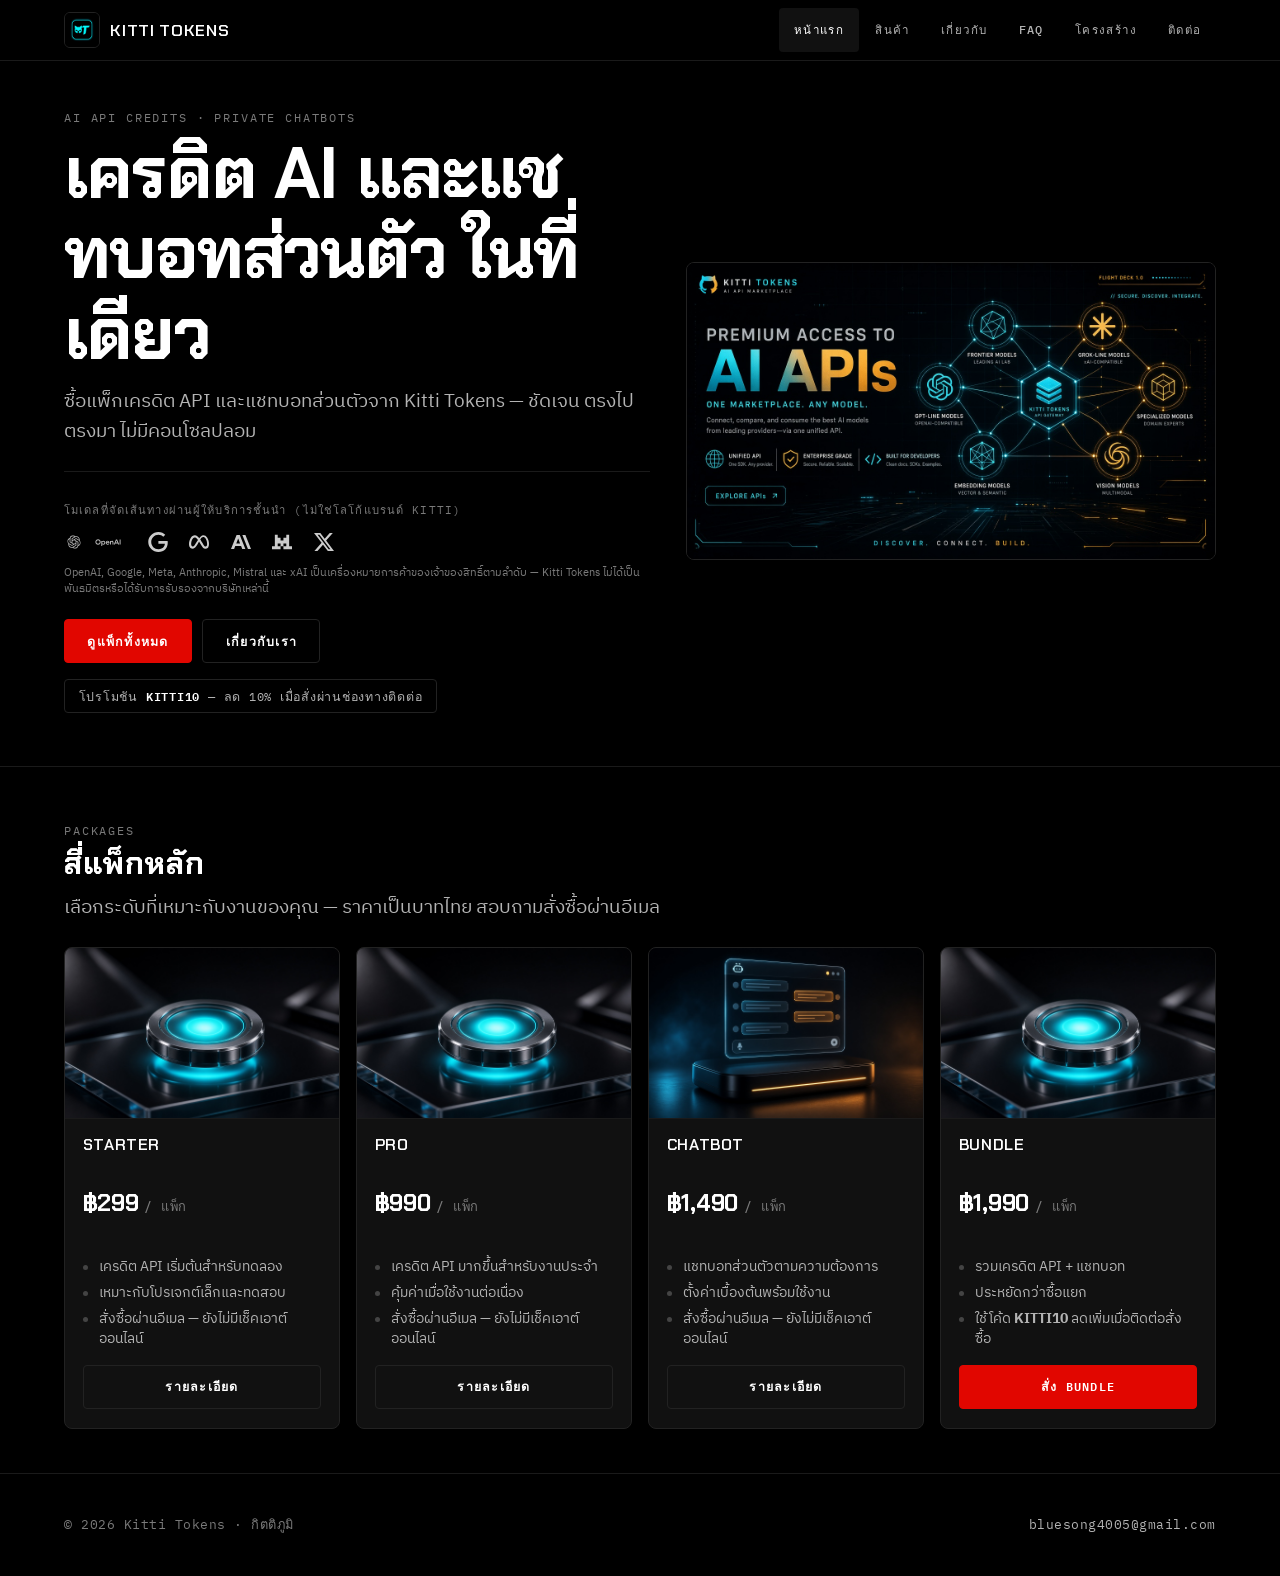
<file: index.html>
<!DOCTYPE html>
<html lang="th">
<head>
  <meta charset="utf-8" />
  <meta name="viewport" content="width=device-width, initial-scale=1" />
  <title>Kitti Tokens — เครดิต AI API และแชทบอทส่วนตัว</title>
  <meta name="description" content="Kitti Tokens — ซื้อเครดิต AI API และแชทบอทส่วนตัว แพ็ก Starter Pro Chatbot Bundle พร้อมโปรโมชัน KITTI10" />
  <link rel="stylesheet" href="/assets/site.css" />
  <link rel="icon" href="/assets/brand-logo.png" type="image/png" />
</head>
<body>
  <div class="page">
    <header class="site-header">
      <div class="wrap nav">
        <a class="brand" href="/">
          <img src="/assets/brand-logo.png" width="36" height="36" alt="" />
          <span class="brand-name"><span class="mark">Kitti Tokens</span></span>
        </a>
                <nav class="nav-links" aria-label="หลัก">
          <a href="/" aria-current="page">หน้าแรก</a>
          <a href="/products/">สินค้า</a>
          <a href="/about/">เกี่ยวกับ</a>
          <a href="/faq/">FAQ</a>
          <a href="/structure/">โครงสร้าง</a>
          <a href="/contact/">ติดต่อ</a>
        </nav>
      </div>
    </header>

    <main>
      <section class="hero">
        <div class="wrap hero-grid">
          <div>
            <p class="eyebrow">AI API credits · Private chatbots</p>
            <h1>เครดิต AI และแชทบอทส่วนตัว ในที่เดียว</h1>
            <p class="promise">ซื้อแพ็กเครดิต API และแชทบอทส่วนตัวจาก Kitti Tokens — ชัดเจน ตรงไปตรงมา ไม่มีคอนโซลปลอม</p>

            <div class="providers" aria-label="ผู้ให้บริการโมเดลที่รองรับการจัดเส้นทาง">
              <p class="providers-caption">โมเดลที่จัดเส้นทางผ่านผู้ให้บริการชั้นนำ (ไม่ใช่โลโก้แบรนด์ Kitti)</p>
              <div class="provider-row">
                <span class="openai-pair" title="OpenAI">
                  <img src="/assets/logos/OpenAI-white-monoblossom.svg" alt="OpenAI" width="22" height="22" />
                  <img class="wordmark" src="/assets/logos/OpenAI-white-wordmark.svg" alt="" width="80" height="18" />
                </span>
                <img src="/assets/logos/google.svg" alt="Google" height="22" />
                <img src="/assets/logos/meta.svg" alt="Meta" height="22" />
                <img src="/assets/logos/anthropic.svg" alt="Anthropic" height="22" />
                <img src="/assets/logos/mistral.svg" alt="Mistral" height="22" />
                <img src="/assets/logos/xai.svg" alt="xAI" height="22" />
              </div>
              <p class="tm-note">OpenAI, Google, Meta, Anthropic, Mistral และ xAI เป็นเครื่องหมายการค้าของเจ้าของสิทธิ์ตามลำดับ — Kitti Tokens ไม่ได้เป็นพันธมิตรหรือได้รับการรับรองจากบริษัทเหล่านี้</p>
            </div>

            <div class="hero-actions">
              <a class="btn btn-primary" href="/products/">ดูแพ็กทั้งหมด</a>
              <a class="btn" href="/about/">เกี่ยวกับเรา</a>
            </div>
            <p class="promo-chip">โปรโมชัน <strong>KITTI10</strong> — ลด 10% เมื่อสั่งผ่านช่องทางติดต่อ</p>
          </div>
          <div class="hero-media">
            <img src="/assets/hero.png" alt="Kitti Tokens — ภาพฮีโร่เครดิต AI และแชทบอท" width="960" height="540" />
          </div>
        </div>
      </section>

      <section class="section" id="packs">
        <div class="wrap">
          <div class="section-head">
            <p class="eyebrow">Packages</p>
            <h2>สี่แพ็กหลัก</h2>
            <p class="lede">เลือกระดับที่เหมาะกับงานของคุณ — ราคาเป็นบาทไทย สอบถามสั่งซื้อผ่านอีเมล</p>
          </div>
          <div class="card-grid cols-4">
            <article class="card">
              <div class="card-media">
                <img src="/assets/api-tokens.png" alt="API Tokens pack" width="640" height="400" />
              </div>
              <div class="card-body">
                <h3>Starter</h3>
                <p class="price">฿299 <span>/ แพ็ก</span></p>
                <ul class="bullets">
                  <li>เครดิต API เริ่มต้นสำหรับทดลอง</li>
                  <li>เหมาะกับโปรเจกต์เล็กและทดสอบ</li>
                  <li>สั่งซื้อผ่านอีเมล — ยังไม่มีเช็คเอาต์ออนไลน์</li>
                </ul>
                <a class="btn" href="/products/">รายละเอียด</a>
              </div>
            </article>
            <article class="card">
              <div class="card-media">
                <img src="/assets/api-tokens.png" alt="API Tokens pack" width="640" height="400" />
              </div>
              <div class="card-body">
                <h3>Pro</h3>
                <p class="price">฿990 <span>/ แพ็ก</span></p>
                <ul class="bullets">
                  <li>เครดิต API มากขึ้นสำหรับงานประจำ</li>
                  <li>คุ้มค่าเมื่อใช้งานต่อเนื่อง</li>
                  <li>สั่งซื้อผ่านอีเมล — ยังไม่มีเช็คเอาต์ออนไลน์</li>
                </ul>
                <a class="btn" href="/products/">รายละเอียด</a>
              </div>
            </article>
            <article class="card">
              <div class="card-media">
                <img src="/assets/private-bot.png" alt="Private Chatbot" width="640" height="400" />
              </div>
              <div class="card-body">
                <h3>Chatbot</h3>
                <p class="price">฿1,490 <span>/ แพ็ก</span></p>
                <ul class="bullets">
                  <li>แชทบอทส่วนตัวตามความต้องการ</li>
                  <li>ตั้งค่าเบื้องต้นพร้อมใช้งาน</li>
                  <li>สั่งซื้อผ่านอีเมล — ยังไม่มีเช็คเอาต์ออนไลน์</li>
                </ul>
                <a class="btn" href="/products/">รายละเอียด</a>
              </div>
            </article>
            <article class="card">
              <div class="card-media">
                <img src="/assets/api-tokens.png" alt="Bundle pack" width="640" height="400" />
              </div>
              <div class="card-body">
                <h3>Bundle</h3>
                <p class="price">฿1,990 <span>/ แพ็ก</span></p>
                <ul class="bullets">
                  <li>รวมเครดิต API + แชทบอท</li>
                  <li>ประหยัดกว่าซื้อแยก</li>
                  <li>ใช้โค้ด <strong>KITTI10</strong> ลดเพิ่มเมื่อติดต่อสั่งซื้อ</li>
                </ul>
                <a class="btn btn-primary" href="/contact/">สั่ง Bundle</a>
              </div>
            </article>
          </div>
        </div>
      </section>
    </main>

    <footer class="site-footer">
      <div class="wrap">
        <p>© 2026 Kitti Tokens · กิตติภูมิ</p>
        <p><a href="/contact/">bluesong4005@gmail.com</a></p>
      </div>
    </footer>
  </div>
</body>
</html>
</file>
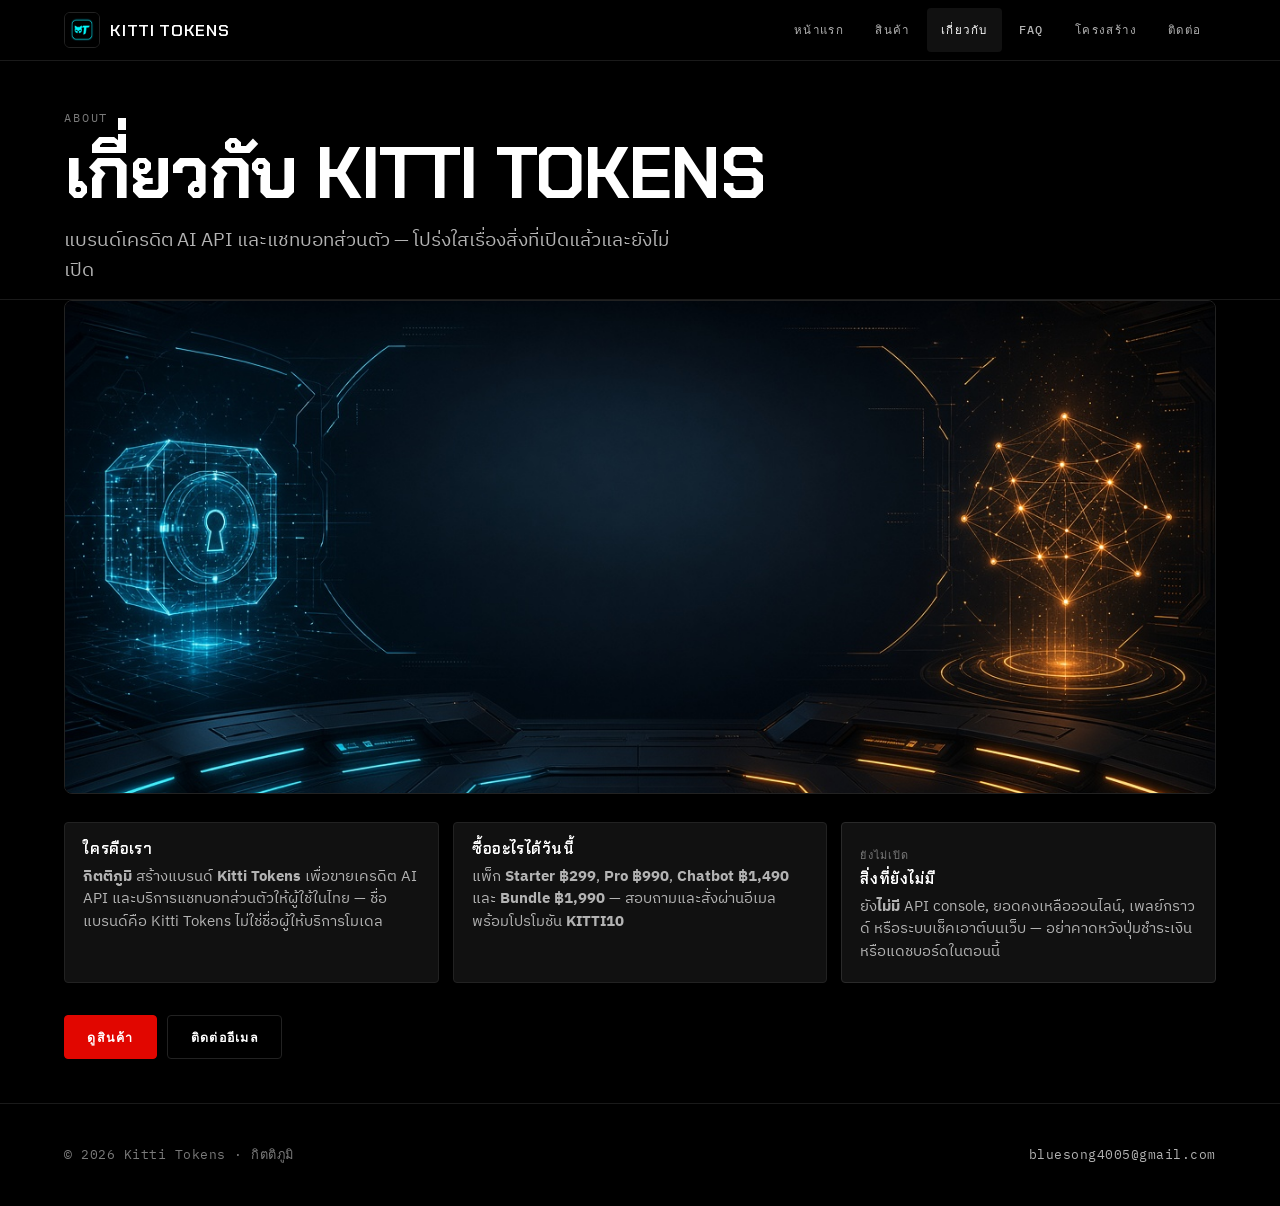
<file: about/index.html>
<!DOCTYPE html>
<html lang="th">
<head>
  <meta charset="utf-8" />
  <meta name="viewport" content="width=device-width, initial-scale=1" />
  <title>เกี่ยวกับ — Kitti Tokens</title>
  <meta name="description" content="เกี่ยวกับ Kitti Tokens และกิตติภูมิ — สิ่งที่ซื้อได้วันนี้ และสิ่งที่ยังไม่เปิดให้บริการ" />
  <link rel="stylesheet" href="/assets/site.css" />
  <link rel="icon" href="/assets/brand-logo.png" type="image/png" />
</head>
<body>
  <div class="page">
    <header class="site-header">
      <div class="wrap nav">
        <a class="brand" href="/">
          <img src="/assets/brand-logo.png" width="36" height="36" alt="" />
          <span class="brand-name"><span class="mark">Kitti Tokens</span></span>
        </a>
                <nav class="nav-links" aria-label="หลัก">
          <a href="/">หน้าแรก</a>
          <a href="/products/">สินค้า</a>
          <a href="/about/" aria-current="page">เกี่ยวกับ</a>
          <a href="/faq/">FAQ</a>
          <a href="/structure/">โครงสร้าง</a>
          <a href="/contact/">ติดต่อ</a>
        </nav>
      </div>
    </header>

    <main>
      <div class="wrap page-intro">
        <p class="eyebrow">About</p>
        <h1>เกี่ยวกับ Kitti Tokens</h1>
        <p class="lede">แบรนด์เครดิต AI API และแชทบอทส่วนตัว — โปร่งใสเรื่องสิ่งที่เปิดแล้วและยังไม่เปิด</p>
      </div>

      <section class="section" style="padding-top:0">
        <div class="wrap">
          <div class="banner">
            <img src="/assets/about-banner.png" alt="แบนเนอร์เกี่ยวกับ Kitti Tokens" width="1200" height="514" />
          </div>

          <div class="facts">
            <article class="fact">
              <h3>ใครคือเรา</h3>
              <p><strong>กิตติภูมิ</strong> สร้างแบรนด์ <strong>Kitti Tokens</strong> เพื่อขายเครดิต AI API และบริการแชทบอทส่วนตัวให้ผู้ใช้ในไทย — ชื่อแบรนด์คือ Kitti Tokens ไม่ใช่ชื่อผู้ให้บริการโมเดล</p>
            </article>
            <article class="fact">
              <h3>ซื้ออะไรได้วันนี้</h3>
              <p>แพ็ก <strong>Starter ฿299</strong>, <strong>Pro ฿990</strong>, <strong>Chatbot ฿1,490</strong> และ <strong>Bundle ฿1,990</strong> — สอบถามและสั่งผ่านอีเมล พร้อมโปรโมชัน <strong>KITTI10</strong></p>
            </article>
            <article class="fact not-live">
              <p class="tag">ยังไม่เปิด</p>
              <h3>สิ่งที่ยังไม่มี</h3>
              <p>ยัง<strong>ไม่มี</strong> API console, ยอดคงเหลือออนไลน์, เพลย์กราวด์ หรือระบบเช็คเอาต์บนเว็บ — อย่าคาดหวังปุ่มชำระเงินหรือแดชบอร์ดในตอนนี้</p>
            </article>
          </div>

          <div class="hero-actions" style="margin-top:2rem">
            <a class="btn btn-primary" href="/products/">ดูสินค้า</a>
            <a class="btn" href="/contact/">ติดต่ออีเมล</a>
          </div>
        </div>
      </section>
    </main>

    <footer class="site-footer">
      <div class="wrap">
        <p>© 2026 Kitti Tokens · กิตติภูมิ</p>
        <p><a href="/contact/">bluesong4005@gmail.com</a></p>
      </div>
    </footer>
  </div>
</body>
</html>
</file>
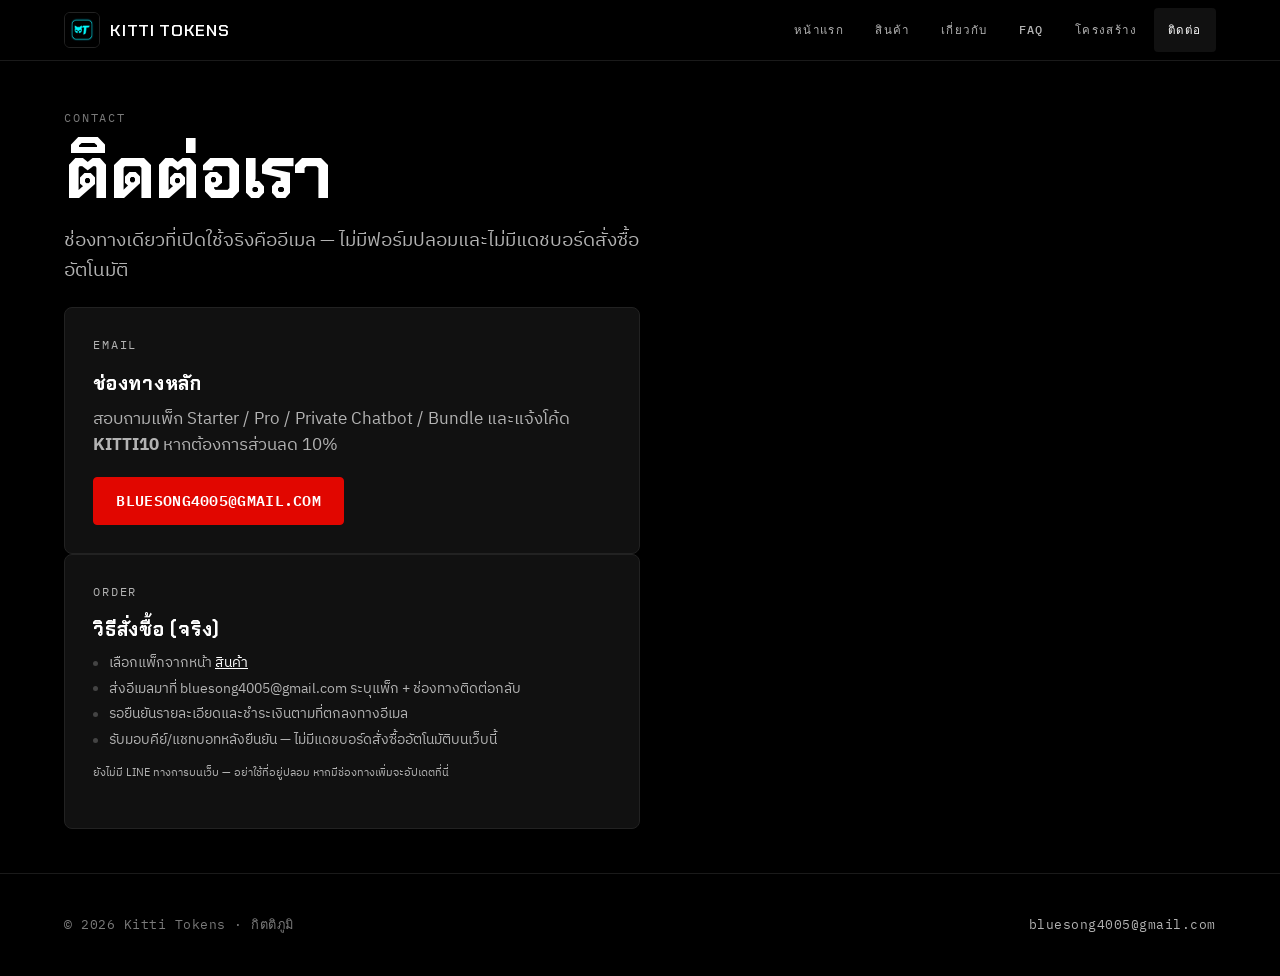
<file: contact/index.html>
<!DOCTYPE html>
<html lang="th">
<head>
  <meta charset="utf-8" />
  <meta name="viewport" content="width=device-width, initial-scale=1" />
  <title>ติดต่อ — Kitti Tokens</title>
  <meta name="description" content="ติดต่อ Kitti Tokens ที่ bluesong4005@gmail.com — สอบถามและสั่งซื้อแพ็ก AI API / แชทบอทส่วนตัว" />
  <link rel="stylesheet" href="/assets/site.css" />
  <link rel="icon" href="/assets/brand-logo.png" type="image/png" />
</head>
<body>
  <div class="page">
    <header class="site-header">
      <div class="wrap nav">
        <a class="brand" href="/">
          <img src="/assets/brand-logo.png" width="36" height="36" alt="" />
          <span class="brand-name"><span class="mark">Kitti Tokens</span></span>
        </a>
        <nav class="nav-links" aria-label="หลัก">
          <a href="/">หน้าแรก</a>
          <a href="/products/">สินค้า</a>
          <a href="/about/">เกี่ยวกับ</a>
          <a href="/faq/">FAQ</a>
          <a href="/structure/">โครงสร้าง</a>
          <a href="/contact/" aria-current="page">ติดต่อ</a>
        </nav>
      </div>
    </header>

    <main>
      <div class="wrap page-intro">
        <p class="eyebrow">Contact</p>
        <h1>ติดต่อเรา</h1>
        <p class="lede">ช่องทางเดียวที่เปิดใช้จริงคืออีเมล — ไม่มีฟอร์มปลอมและไม่มีแดชบอร์ดสั่งซื้ออัตโนมัติ</p>
      </div>

      <section class="section" style="padding-top:0.5rem;border-top:none">
        <div class="wrap grid-2">
          <div class="contact-panel">
            <p class="eyebrow">Email</p>
            <h2 style="font-size:1.2rem;margin-bottom:0.75rem;text-transform:uppercase;letter-spacing:0.04em">ช่องทางหลัก</h2>
            <p>สอบถามแพ็ก Starter / Pro / Private Chatbot / Bundle และแจ้งโค้ด <strong>KITTI10</strong> หากต้องการส่วนลด 10%</p>
            <a class="btn btn-primary mailto" href="mailto:bluesong4005@gmail.com">bluesong4005@gmail.com</a>
          </div>
          <div class="contact-panel">
            <p class="eyebrow">Order</p>
            <h2 style="font-size:1.2rem;margin-bottom:0.75rem;text-transform:uppercase;letter-spacing:0.04em">วิธีสั่งซื้อ (จริง)</h2>
            <ul class="bullets order-steps">
              <li>เลือกแพ็กจากหน้า <a href="/products/" style="color:#fff;text-decoration:underline">สินค้า</a></li>
              <li>ส่งอีเมลมาที่ bluesong4005@gmail.com ระบุแพ็ก + ช่องทางติดต่อกลับ</li>
              <li>รอยืนยันรายละเอียดและชำระเงินตามที่ตกลงทางอีเมล</li>
              <li>รับมอบคีย์/แชทบอทหลังยืนยัน — ไม่มีแดชบอร์ดสั่งซื้ออัตโนมัติบนเว็บนี้</li>
            </ul>
            <p class="tm-note" style="margin-top:1rem">ยังไม่มี LINE ทางการบนเว็บ — อย่าใช้ที่อยู่ปลอม หากมีช่องทางเพิ่มจะอัปเดตที่นี่</p>
          </div>
        </div>
      </section>

    </main>

    <footer class="site-footer">
      <div class="wrap">
        <p>© 2026 Kitti Tokens · กิตติภูมิ</p>
        <p><a href="mailto:bluesong4005@gmail.com">bluesong4005@gmail.com</a></p>
      </div>
    </footer>
  </div>
</body>
</html>
</file>
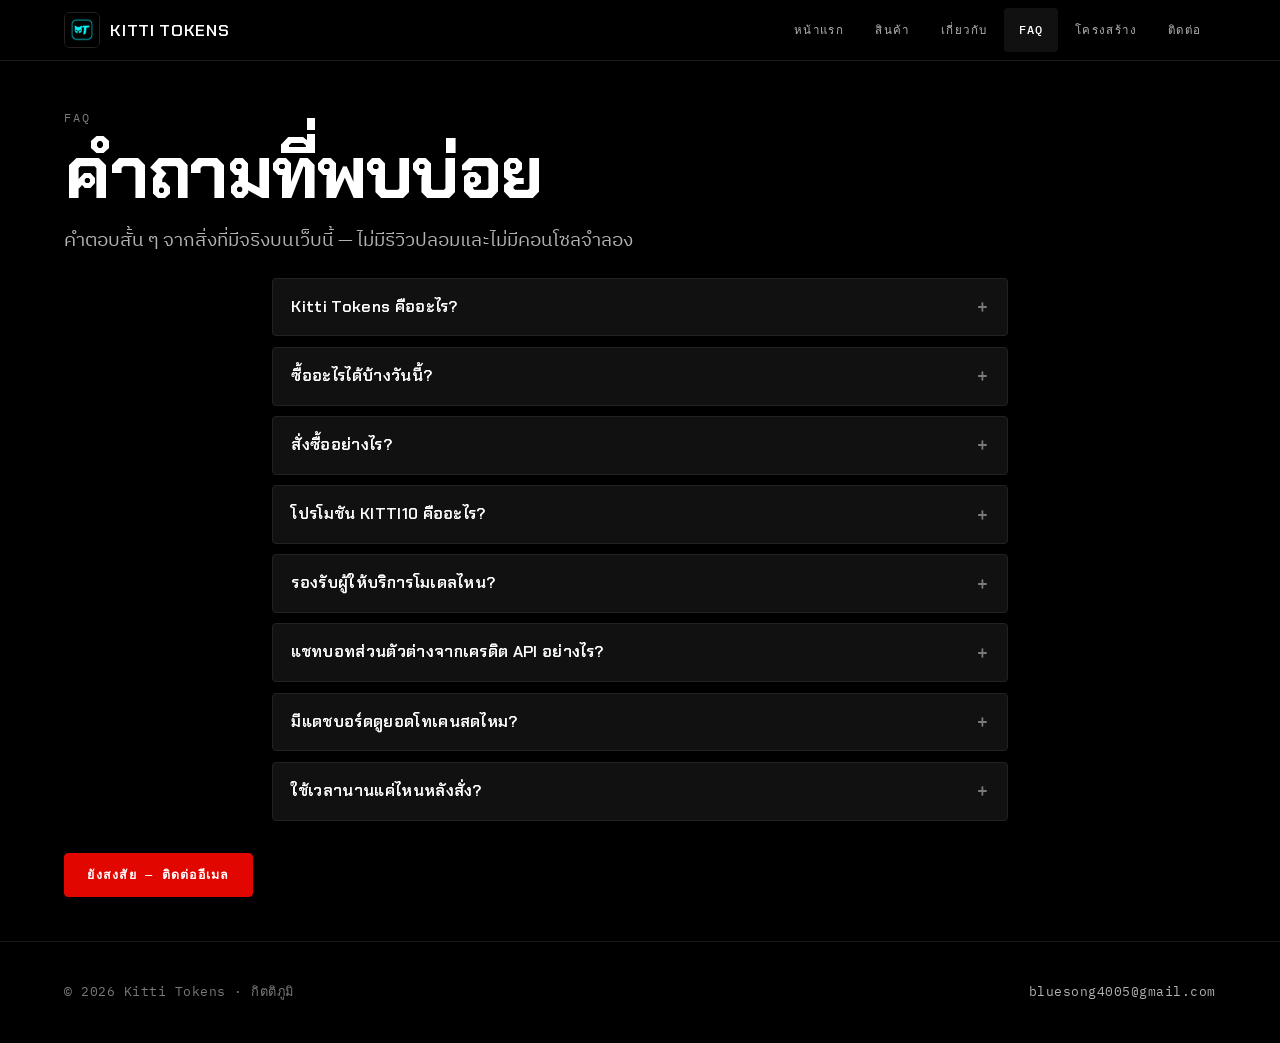
<file: faq/index.html>
<!DOCTYPE html>
<html lang="th">
<head>
  <meta charset="utf-8" />
  <meta name="viewport" content="width=device-width, initial-scale=1" />
  <title>FAQ — คำถามที่พบบ่อย · Kitti Tokens</title>
  <meta name="description" content="คำถามที่พบบ่อยเกี่ยวกับ Kitti Tokens — เครดิต AI API และแชทบอทส่วนตัว" />
  <link rel="stylesheet" href="/assets/site.css" />
  <link rel="icon" href="/assets/brand-logo.png" type="image/png" />
</head>
<body>
  <div class="page">
    <header class="site-header">
      <div class="wrap nav">
        <a class="brand" href="/">
          <img src="/assets/brand-logo.png" width="36" height="36" alt="" />
          <span class="brand-name"><span class="mark">Kitti Tokens</span></span>
        </a>
        <nav class="nav-links" aria-label="หลัก">
          <a href="/">หน้าแรก</a>
          <a href="/products/">สินค้า</a>
          <a href="/about/">เกี่ยวกับ</a>
          <a href="/faq/" aria-current="page">FAQ</a>
          <a href="/structure/">โครงสร้าง</a>
          <a href="/contact/">ติดต่อ</a>
        </nav>
      </div>
    </header>

    <main>
      <div class="wrap page-intro">
        <p class="eyebrow">FAQ</p>
        <h1>คำถามที่พบบ่อย</h1>
        <p class="lede">คำตอบสั้น ๆ จากสิ่งที่มีจริงบนเว็บนี้ — ไม่มีรีวิวปลอมและไม่มีคอนโซลจำลอง</p>
      </div>

      <section class="section" style="padding-top:0.5rem;border-top:none">
        <div class="wrap faq-list">
          <details class="faq-item">
            <summary>Kitti Tokens คืออะไร?</summary>
            <p>บริการขายเครดิตสำหรับเรียกใช้ AI API หลายค่ายผ่านแพ็กที่ชัดเจน และบริการตั้งแชทบอทส่วนตัวตามโจทย์ของคุณ — ไม่ใช่ตลาดซื้อขายโทเคนคริปโต</p>
          </details>
          <details class="faq-item">
            <summary>ซื้ออะไรได้บ้างวันนี้?</summary>
            <p>แพ็ก Starter (฿299), Pro (฿990), Private Chatbot (฿1,490) และ Bundle (฿1,990) ตามหน้ารายการสินค้า</p>
          </details>
          <details class="faq-item">
            <summary>สั่งซื้ออย่างไร?</summary>
            <p>ส่งอีเมลมาที่ bluesong4005@gmail.com ระบุแพ็กที่สนใจ ไม่มีระบบชำระเงินอัตโนมัติบนเว็บนี้</p>
          </details>
          <details class="faq-item">
            <summary>โปรโมชัน KITTI10 คืออะไร?</summary>
            <p>โค้ดส่วนลด 10% เมื่อสั่งผ่านอีเมล — แจ้งโค้ดในข้อความสั่งซื้อ</p>
          </details>
          <details class="faq-item">
            <summary>รองรับผู้ให้บริการโมเดลไหน?</summary>
            <p>จัดเส้นทางผ่านผู้ให้บริการชั้นนำ เช่น OpenAI, Anthropic, Google, xAI, Meta, Mistral — โลโก้บนหน้าแรกใช้เพื่ออธิบายเท่านั้น ไม่ใช่การรับรองอย่างเป็นทางการ</p>
          </details>
          <details class="faq-item">
            <summary>แชทบอทส่วนตัวต่างจากเครดิต API อย่างไร?</summary>
            <p>เครดิต API ให้คุณเรียกโมเดลเอง ส่วนแชทบอทส่วนตัวคือบริการตั้งบอทตามโจทย์ พร้อมส่งมอบตามที่ตกลง</p>
          </details>
          <details class="faq-item">
            <summary>มีแดชบอร์ดดูยอดโทเคนสดไหม?</summary>
            <p>ยังไม่มี — เว็บนี้เป็นหน้ารายการสินค้าและติดต่อ ไม่จำลองคอนโซลหรือยอดคงเหลือปลอม</p>
          </details>
          <details class="faq-item">
            <summary>ใช้เวลานานแค่ไหนหลังสั่ง?</summary>
            <p>ขึ้นกับแพ็กและคิวงาน จะยืนยันระยะเวลาทางอีเมลหลังได้รับคำสั่งซื้อ — ไม่สัญญาเวลาตายตัวบนหน้าเว็บ</p>
          </details>
        </div>
        <div class="wrap" style="margin-top:2rem">
          <a class="btn btn-primary" href="/contact/">ยังสงสัย — ติดต่ออีเมล</a>
        </div>
      </section>

    </main>

    <footer class="site-footer">
      <div class="wrap">
        <p>© 2026 Kitti Tokens · กิตติภูมิ</p>
        <p><a href="mailto:bluesong4005@gmail.com">bluesong4005@gmail.com</a></p>
      </div>
    </footer>
  </div>
</body>
</html>
</file>
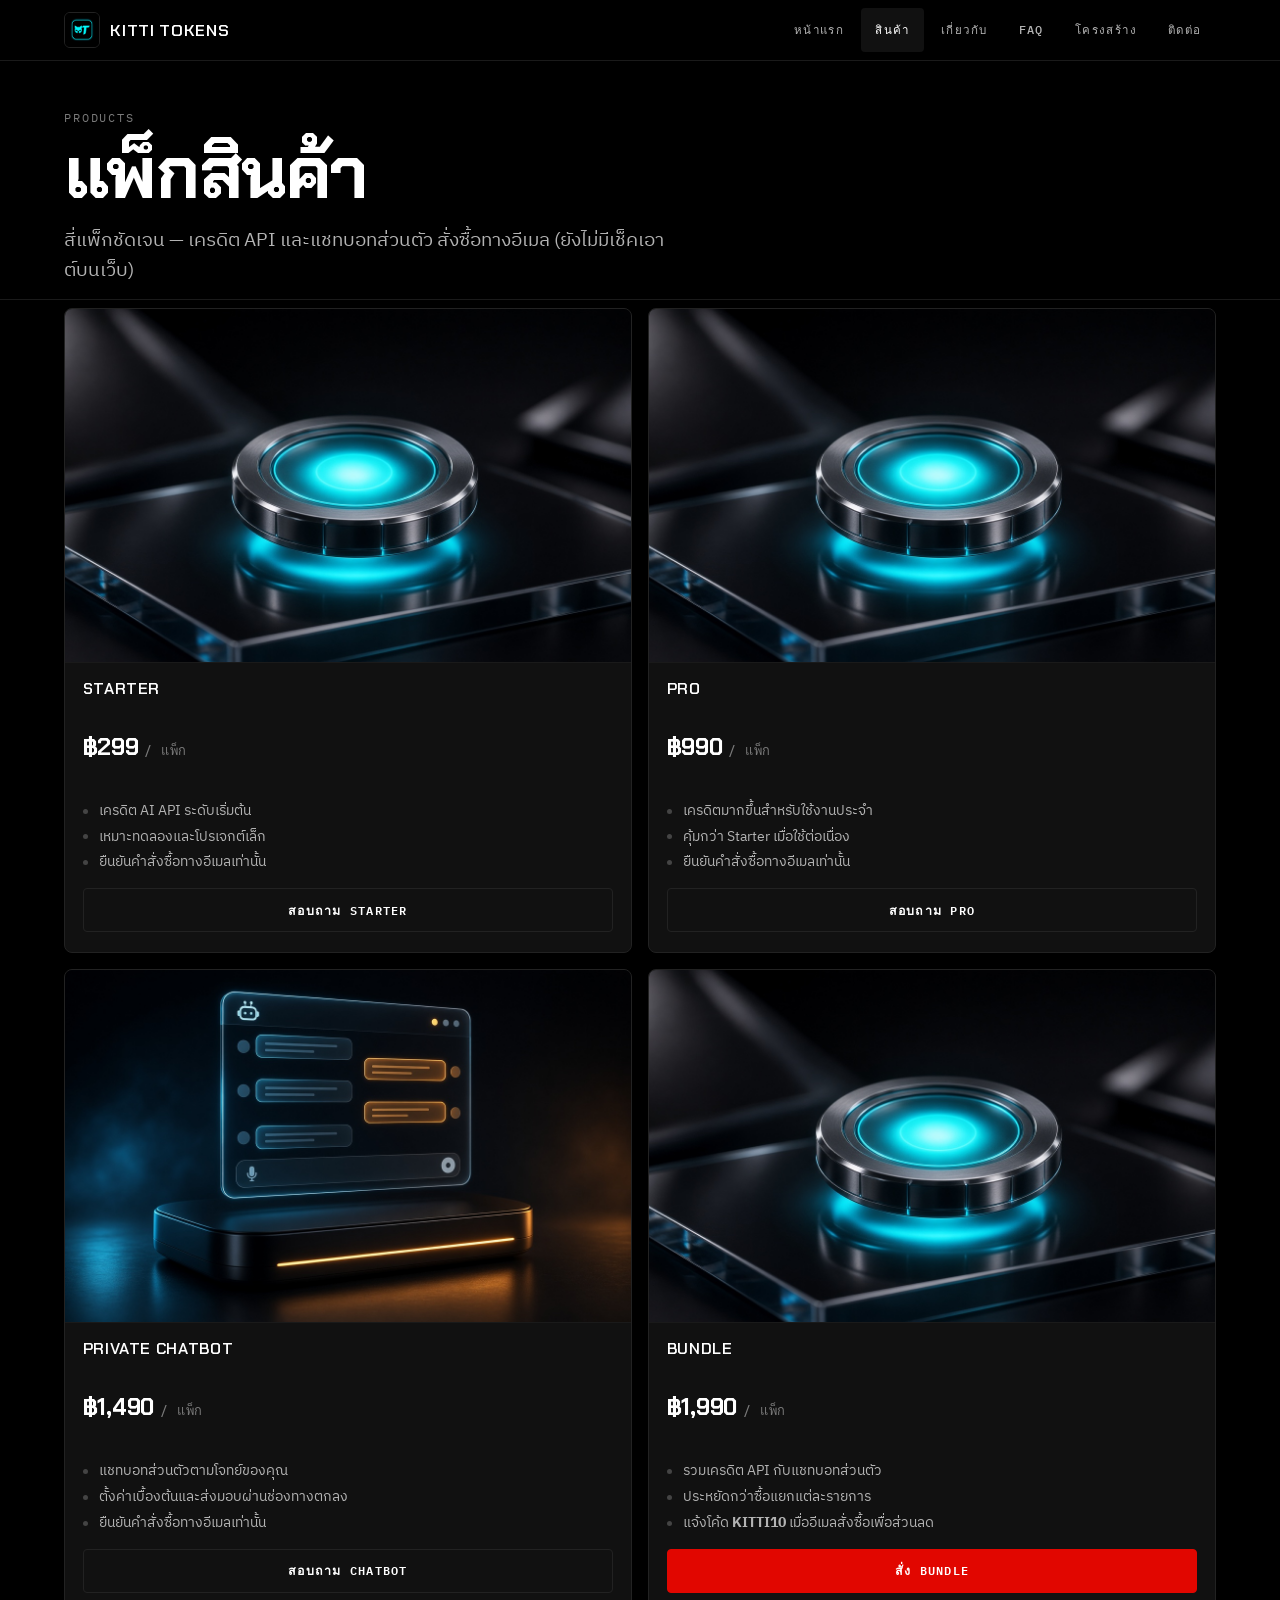
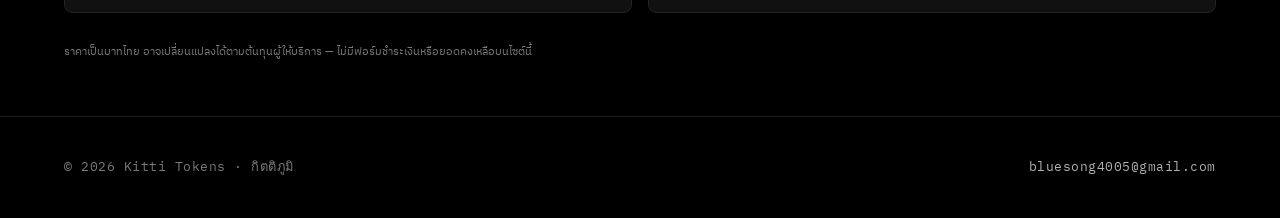
<file: products/index.html>
<!DOCTYPE html>
<html lang="th">
<head>
  <meta charset="utf-8" />
  <meta name="viewport" content="width=device-width, initial-scale=1" />
  <title>สินค้า — Kitti Tokens</title>
  <meta name="description" content="แพ็ก Starter Pro Chatbot Bundle จาก Kitti Tokens — ราคาบาทไทย สั่งผ่านอีเมล" />
  <link rel="stylesheet" href="/assets/site.css" />
  <link rel="icon" href="/assets/brand-logo.png" type="image/png" />
</head>
<body>
  <div class="page">
    <header class="site-header">
      <div class="wrap nav">
        <a class="brand" href="/">
          <img src="/assets/brand-logo.png" width="36" height="36" alt="" />
          <span class="brand-name"><span class="mark">Kitti Tokens</span></span>
        </a>
                <nav class="nav-links" aria-label="หลัก">
          <a href="/">หน้าแรก</a>
          <a href="/products/" aria-current="page">สินค้า</a>
          <a href="/about/">เกี่ยวกับ</a>
          <a href="/faq/">FAQ</a>
          <a href="/structure/">โครงสร้าง</a>
          <a href="/contact/">ติดต่อ</a>
        </nav>
      </div>
    </header>

    <main>
      <div class="wrap page-intro">
        <p class="eyebrow">Products</p>
        <h1>แพ็กสินค้า</h1>
        <p class="lede">สี่แพ็กชัดเจน — เครดิต API และแชทบอทส่วนตัว สั่งซื้อทางอีเมล (ยังไม่มีเช็คเอาต์บนเว็บ)</p>
      </div>

      <section class="section" style="padding-top:0.5rem">
        <div class="wrap">
          <div class="card-grid">
            <article class="card">
              <div class="card-media">
                <img src="/assets/api-tokens.png" alt="Starter — เครดิต API" width="640" height="400" />
              </div>
              <div class="card-body">
                <h3>Starter</h3>
                <p class="price">฿299 <span>/ แพ็ก</span></p>
                <ul class="bullets">
                  <li>เครดิต AI API ระดับเริ่มต้น</li>
                  <li>เหมาะทดลองและโปรเจกต์เล็ก</li>
                  <li>ยืนยันคำสั่งซื้อทางอีเมลเท่านั้น</li>
                </ul>
                <a class="btn" href="/contact/">สอบถาม Starter</a>
              </div>
            </article>

            <article class="card">
              <div class="card-media">
                <img src="/assets/api-tokens.png" alt="Pro — เครดิต API" width="640" height="400" />
              </div>
              <div class="card-body">
                <h3>Pro</h3>
                <p class="price">฿990 <span>/ แพ็ก</span></p>
                <ul class="bullets">
                  <li>เครดิตมากขึ้นสำหรับใช้งานประจำ</li>
                  <li>คุ้มกว่า Starter เมื่อใช้ต่อเนื่อง</li>
                  <li>ยืนยันคำสั่งซื้อทางอีเมลเท่านั้น</li>
                </ul>
                <a class="btn" href="/contact/">สอบถาม Pro</a>
              </div>
            </article>

            <article class="card">
              <div class="card-media">
                <img src="/assets/private-bot.png" alt="Private Chatbot" width="640" height="400" />
              </div>
              <div class="card-body">
                <h3>Private Chatbot</h3>
                <p class="price">฿1,490 <span>/ แพ็ก</span></p>
                <ul class="bullets">
                  <li>แชทบอทส่วนตัวตามโจทย์ของคุณ</li>
                  <li>ตั้งค่าเบื้องต้นและส่งมอบผ่านช่องทางตกลง</li>
                  <li>ยืนยันคำสั่งซื้อทางอีเมลเท่านั้น</li>
                </ul>
                <a class="btn" href="/contact/">สอบถาม Chatbot</a>
              </div>
            </article>

            <article class="card">
              <div class="card-media">
                <img src="/assets/api-tokens.png" alt="Bundle — API + Chatbot" width="640" height="400" />
              </div>
              <div class="card-body">
                <h3>Bundle</h3>
                <p class="price">฿1,990 <span>/ แพ็ก</span></p>
                <ul class="bullets">
                  <li>รวมเครดิต API กับแชทบอทส่วนตัว</li>
                  <li>ประหยัดกว่าซื้อแยกแต่ละรายการ</li>
                  <li>แจ้งโค้ด <strong>KITTI10</strong> เมื่ออีเมลสั่งซื้อเพื่อส่วนลด</li>
                </ul>
                <a class="btn btn-primary" href="/contact/">สั่ง Bundle</a>
              </div>
            </article>
          </div>

          <p class="tm-note" style="margin-top:2rem">ราคาเป็นบาทไทย อาจเปลี่ยนแปลงได้ตามต้นทุนผู้ให้บริการ — ไม่มีฟอร์มชำระเงินหรือยอดคงเหลือบนไซต์นี้</p>
        </div>
      </section>
    </main>

    <footer class="site-footer">
      <div class="wrap">
        <p>© 2026 Kitti Tokens · กิตติภูมิ</p>
        <p><a href="/contact/">bluesong4005@gmail.com</a></p>
      </div>
    </footer>
  </div>
</body>
</html>
</file>
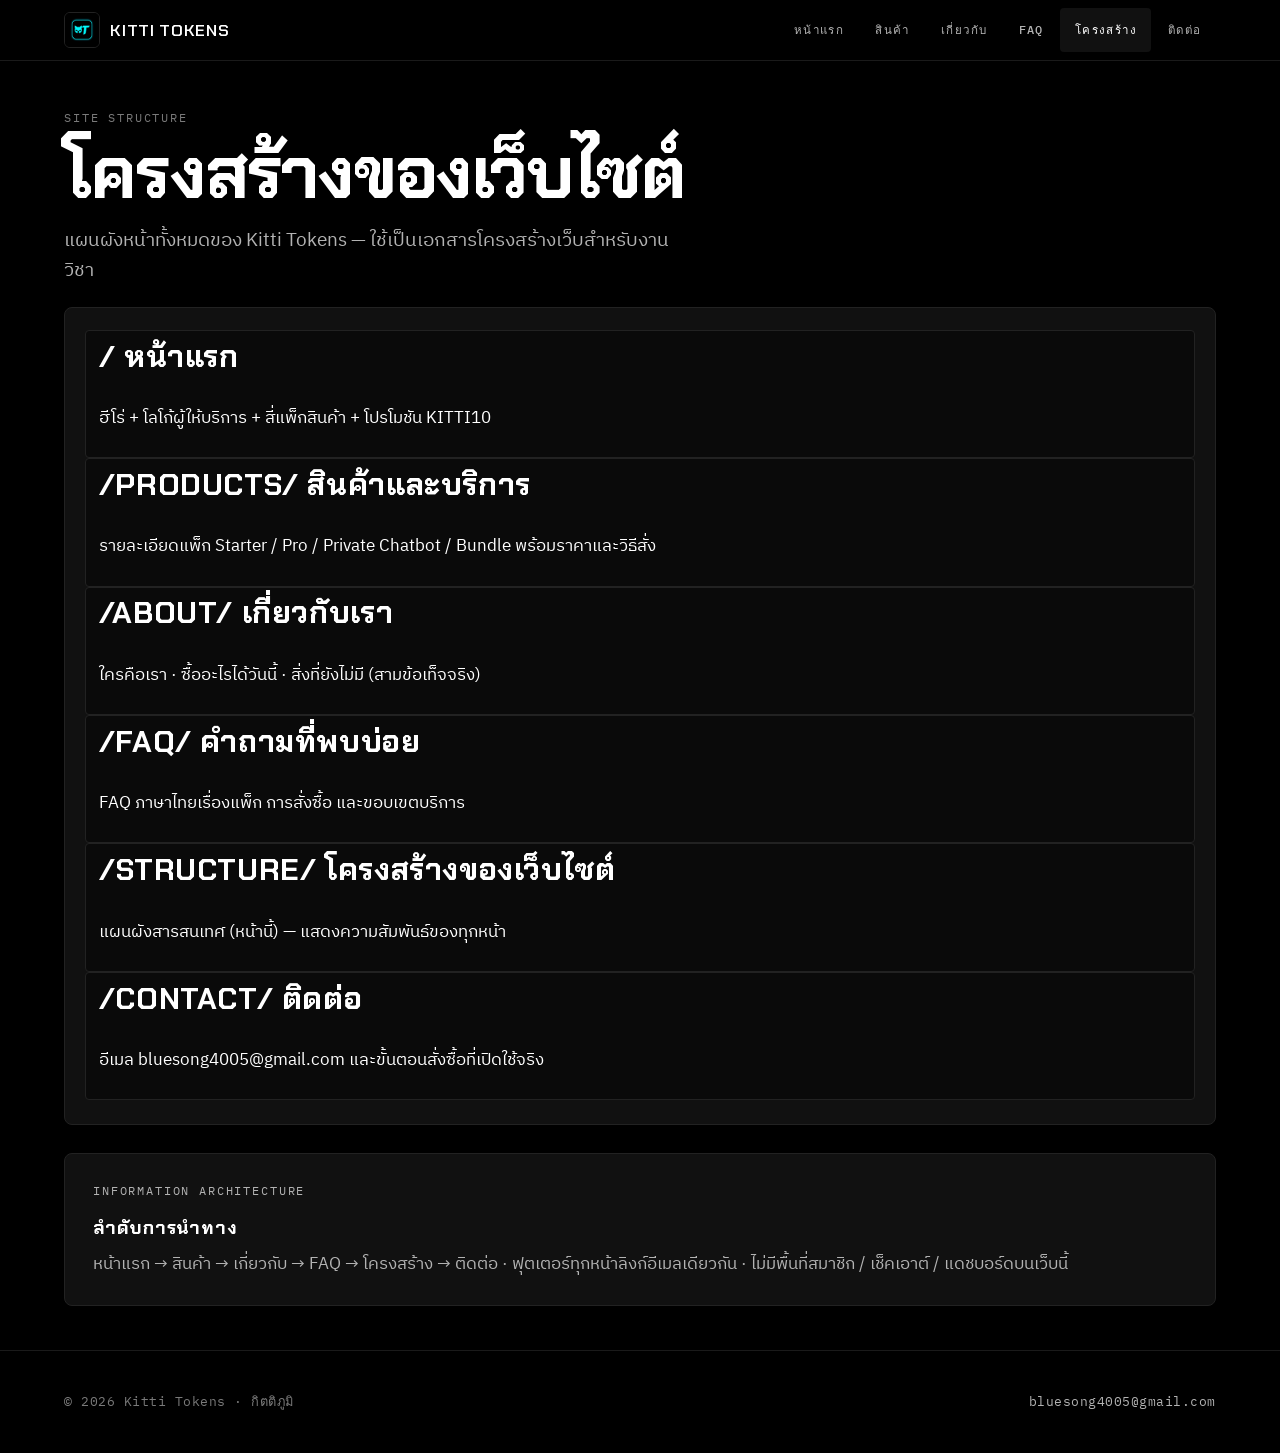
<file: structure/index.html>
<!DOCTYPE html>
<html lang="th">
<head>
  <meta charset="utf-8" />
  <meta name="viewport" content="width=device-width, initial-scale=1" />
  <title>โครงสร้างของเว็บไซต์ — Kitti Tokens</title>
  <meta name="description" content="โครงสร้างและแผนผังสารสนเทศของเว็บไซต์ Kitti Tokens" />
  <link rel="stylesheet" href="/assets/site.css" />
  <link rel="icon" href="/assets/brand-logo.png" type="image/png" />
</head>
<body>
  <div class="page">
    <header class="site-header">
      <div class="wrap nav">
        <a class="brand" href="/">
          <img src="/assets/brand-logo.png" width="36" height="36" alt="" />
          <span class="brand-name"><span class="mark">Kitti Tokens</span></span>
        </a>
        <nav class="nav-links" aria-label="หลัก">
          <a href="/">หน้าแรก</a>
          <a href="/products/">สินค้า</a>
          <a href="/about/">เกี่ยวกับ</a>
          <a href="/faq/">FAQ</a>
          <a href="/structure/" aria-current="page">โครงสร้าง</a>
          <a href="/contact/">ติดต่อ</a>
        </nav>
      </div>
    </header>

    <main>
      <div class="wrap page-intro">
        <p class="eyebrow">Site structure</p>
        <h1>โครงสร้างของเว็บไซต์</h1>
        <p class="lede">แผนผังหน้าทั้งหมดของ Kitti Tokens — ใช้เป็นเอกสารโครงสร้างเว็บสำหรับงานวิชา</p>
      </div>

      <section class="section" style="padding-top:0.5rem;border-top:none">
        <div class="wrap">
          <div class="sitemap">
            <article class="sitemap-node">
              <h2><a href="/">/</a> หน้าแรก</h2>
              <p>ฮีโร่ + โลโก้ผู้ให้บริการ + สี่แพ็กสินค้า + โปรโมชัน KITTI10</p>
            </article>
            <article class="sitemap-node">
              <h2><a href="/products/">/products/</a> สินค้าและบริการ</h2>
              <p>รายละเอียดแพ็ก Starter / Pro / Private Chatbot / Bundle พร้อมราคาและวิธีสั่ง</p>
            </article>
            <article class="sitemap-node">
              <h2><a href="/about/">/about/</a> เกี่ยวกับเรา</h2>
              <p>ใครคือเรา · ซื้ออะไรได้วันนี้ · สิ่งที่ยังไม่มี (สามข้อเท็จจริง)</p>
            </article>
            <article class="sitemap-node">
              <h2><a href="/faq/">/faq/</a> คำถามที่พบบ่อย</h2>
              <p>FAQ ภาษาไทยเรื่องแพ็ก การสั่งซื้อ และขอบเขตบริการ</p>
            </article>
            <article class="sitemap-node">
              <h2><a href="/structure/">/structure/</a> โครงสร้างของเว็บไซต์</h2>
              <p>แผนผังสารสนเทศ (หน้านี้) — แสดงความสัมพันธ์ของทุกหน้า</p>
            </article>
            <article class="sitemap-node">
              <h2><a href="/contact/">/contact/</a> ติดต่อ</h2>
              <p>อีเมล bluesong4005@gmail.com และขั้นตอนสั่งซื้อที่เปิดใช้จริง</p>
            </article>
          </div>
          <div class="contact-panel" style="margin-top:1.75rem;max-width:none">
            <p class="eyebrow">Information architecture</p>
            <h2 style="font-size:1.15rem;text-transform:uppercase;letter-spacing:0.04em">ลำดับการนำทาง</h2>
            <p style="margin:0;color:var(--text-muted)">หน้าแรก → สินค้า → เกี่ยวกับ → FAQ → โครงสร้าง → ติดต่อ · ฟุตเตอร์ทุกหน้าลิงก์อีเมลเดียวกัน · ไม่มีพื้นที่สมาชิก / เช็คเอาต์ / แดชบอร์ดบนเว็บนี้</p>
          </div>
        </div>
      </section>

    </main>

    <footer class="site-footer">
      <div class="wrap">
        <p>© 2026 Kitti Tokens · กิตติภูมิ</p>
        <p><a href="mailto:bluesong4005@gmail.com">bluesong4005@gmail.com</a></p>
      </div>
    </footer>
  </div>
</body>
</html>
</file>
<file: assets/site.css>
/* Kitti Tokens — SpaceX-like: deep black, white type, ONE red accent on primary CTAs */
@import url('https://fonts.googleapis.com/css2?family=Chakra+Petch:wght@500;600;700&family=IBM+Plex+Sans+Thai:wght@400;500;600;700&family=IBM+Plex+Mono:wght@400;500&display=swap');

:root {
  --bg: #000000;
  --bg-elevated: #0a0a0a;
  --bg-card: #111111;
  --border: #222222;
  --border-soft: #1a1a1a;
  --text: #ffffff;
  --text-muted: #b3b3b3;
  --text-dim: #7a7a7a;
  --accent: #e10600; /* SpaceX red — primary CTA only */
  --accent-hover: #c41b23;
  --accent-ink: #ffffff;
  --radius: 4px;
  --radius-lg: 8px;
  --wrap: 72rem;
  --tap: 44px;
  --font-display: "Chakra Petch", "IBM Plex Sans Thai", system-ui, sans-serif;
  --font-body: "IBM Plex Sans Thai", "Chakra Petch", system-ui, sans-serif;
  --font-mono: "IBM Plex Mono", ui-monospace, monospace;
}

*, *::before, *::after { box-sizing: border-box; }
html { scroll-behavior: smooth; }
body {
  margin: 0;
  min-height: 100vh;
  background: var(--bg);
  color: var(--text);
  font-family: var(--font-body);
  font-size: 1.0625rem;
  line-height: 1.55;
  -webkit-font-smoothing: antialiased;
}
img { max-width: 100%; height: auto; display: block; }
a { color: inherit; text-decoration: none; }
a:hover { color: var(--text); }
ul { margin: 0; padding: 0; list-style: none; }

.wrap {
  width: min(100% - 2rem, var(--wrap));
  margin-inline: auto;
}

/* —— Header / Nav —— */
.site-header {
  position: sticky;
  top: 0;
  z-index: 50;
  background: rgba(0, 0, 0, 0.92);
  backdrop-filter: blur(14px);
  border-bottom: 1px solid var(--border-soft);
}
.nav {
  display: flex;
  align-items: center;
  justify-content: space-between;
  gap: 1rem;
  min-height: 3.75rem;
  padding-block: 0.35rem;
}
.brand {
  display: inline-flex;
  align-items: center;
  gap: 0.65rem;
  font-family: var(--font-display);
  font-weight: 600;
  font-size: 1.05rem;
  letter-spacing: 0.04em;
  text-transform: uppercase;
  color: var(--text);
}
.brand img {
  width: 36px;
  height: 36px;
  border-radius: 6px;
  object-fit: cover;
  flex-shrink: 0;
  border: 1px solid var(--border);
}
.brand-name {
  display: inline-flex;
  align-items: baseline;
  gap: 0.35rem;
  white-space: nowrap;
}
.brand-name .mark { color: var(--text); }
.nav-links {
  display: flex;
  align-items: center;
  gap: 0.15rem;
  flex-wrap: wrap;
}
.nav-links a {
  display: inline-flex;
  align-items: center;
  justify-content: center;
  min-height: var(--tap);
  padding: 0.45rem 0.9rem;
  border-radius: var(--radius);
  color: var(--text-muted);
  font-family: var(--font-mono);
  font-size: 0.72rem;
  font-weight: 500;
  letter-spacing: 0.12em;
  text-transform: uppercase;
}
.nav-links a:hover,
.nav-links a[aria-current="page"] {
  color: var(--text);
  background: var(--bg-card);
}

/* —— Buttons —— */
.btn {
  display: inline-flex;
  align-items: center;
  justify-content: center;
  gap: 0.4rem;
  min-height: var(--tap);
  padding: 0.7rem 1.4rem;
  border-radius: var(--radius);
  border: 1px solid var(--border);
  background: transparent;
  color: var(--text);
  font-family: var(--font-mono);
  font-weight: 600;
  font-size: 0.78rem;
  letter-spacing: 0.1em;
  text-transform: uppercase;
  cursor: pointer;
  transition: background 0.15s, border-color 0.15s, color 0.15s;
}
.btn:hover { border-color: #444; background: var(--bg-card); }
.btn-ghost { border-color: transparent; color: var(--text-muted); }
.btn-ghost:hover { color: var(--text); background: var(--bg-card); }
/* ONE accent — primary CTA only (SpaceX red) */
.btn-primary {
  background: var(--accent);
  border-color: var(--accent);
  color: var(--accent-ink);
}
.btn-primary:hover {
  background: var(--accent-hover);
  border-color: var(--accent-hover);
  color: var(--accent-ink);
}

/* —— Typography —— */
h1, h2, h3 {
  font-family: var(--font-display);
  font-weight: 700;
  line-height: 1.12;
  margin: 0 0 0.75rem;
  letter-spacing: -0.01em;
}
h1 {
  font-size: clamp(2.5rem, 6vw, 4.5rem);
  letter-spacing: -0.025em;
  text-transform: uppercase;
}
h2 { font-size: clamp(1.45rem, 3vw, 1.9rem); text-transform: uppercase; letter-spacing: 0.02em; }
h3 { font-size: 1.1rem; font-weight: 600; }
.lede, .promise {
  font-size: clamp(1.05rem, 2vw, 1.2rem);
  color: var(--text-muted);
  max-width: 38rem;
  margin: 0;
}
.section { padding-block: 2.75rem; border-top: 1px solid var(--border-soft); }
.section-head { margin-bottom: 1.5rem; }
.eyebrow {
  font-family: var(--font-mono);
  font-size: 0.72rem;
  letter-spacing: 0.16em;
  text-transform: uppercase;
  color: var(--text-dim);
  margin-bottom: 0.45rem;
}

/* —— Hero —— */
.hero {
  padding-block: 2.25rem 2.5rem;
  border-top: none;
}
.hero-grid {
  display: grid;
  gap: 1.75rem;
  align-items: center;
}
@media (min-width: 900px) {
  .hero-grid {
    grid-template-columns: 1.05fr 0.95fr;
    gap: 2.25rem;
  }
}
.hero-media {
  border-radius: var(--radius-lg);
  overflow: hidden;
  border: 1px solid var(--border);
  background: var(--bg-elevated);
  aspect-ratio: 16 / 9;
}
.hero-media img {
  width: 100%;
  height: 100%;
  object-fit: cover;
}
.hero-actions {
  display: flex;
  flex-wrap: wrap;
  gap: 0.65rem;
  margin-top: 1.35rem;
}
.promo-chip {
  display: inline-flex;
  align-items: center;
  gap: 0.5rem;
  margin-top: 1rem;
  padding: 0.4rem 0.85rem;
  border: 1px solid var(--border);
  border-radius: var(--radius);
  font-family: var(--font-mono);
  font-size: 0.78rem;
  letter-spacing: 0.06em;
  color: var(--text-muted);
}
.promo-chip strong {
  color: var(--text);
  font-weight: 600;
}

/* —— Provider row —— */
.providers {
  margin-top: 1.5rem;
  padding-top: 1.15rem;
  border-top: 1px solid var(--border-soft);
}
.providers-caption {
  font-family: var(--font-mono);
  font-size: 0.7rem;
  letter-spacing: 0.1em;
  text-transform: uppercase;
  color: var(--text-dim);
  margin-bottom: 0.85rem;
}
.provider-row {
  display: flex;
  flex-wrap: wrap;
  align-items: center;
  gap: 1rem 1.35rem;
}
.provider-row img,
.provider-row .openai-pair {
  height: 20px;
  width: auto;
  opacity: 0.8;
  filter: brightness(0) invert(1);
}
.provider-row .openai-pair {
  display: inline-flex;
  align-items: center;
  gap: 0.4rem;
  filter: none;
}
.provider-row .openai-pair img {
  height: 20px;
  filter: none;
  opacity: 0.9;
}
.provider-row .openai-pair .wordmark { height: 16px; }
.tm-note {
  margin-top: 0.85rem;
  font-size: 0.68rem;
  line-height: 1.45;
  color: var(--text-dim);
  max-width: 42rem;
}

/* —— Product cards —— */
.card-grid { display: grid; gap: 1rem; }
@media (min-width: 640px) {
  .card-grid { grid-template-columns: repeat(2, 1fr); }
}
@media (min-width: 1024px) {
  .card-grid.cols-4 { grid-template-columns: repeat(4, 1fr); }
}
.card {
  display: flex;
  flex-direction: column;
  background: var(--bg-card);
  border: 1px solid var(--border);
  border-radius: var(--radius-lg);
  overflow: hidden;
  min-height: 100%;
}
.card:hover { border-color: #333; }
.card-media {
  aspect-ratio: 16 / 10;
  background: var(--bg-elevated);
  border-bottom: 1px solid var(--border-soft);
  overflow: hidden;
}
.card-media img {
  width: 100%;
  height: 100%;
  object-fit: cover;
}
.card-body {
  display: flex;
  flex-direction: column;
  gap: 0.55rem;
  padding: 1.05rem 1.1rem 1.2rem;
  flex: 1;
}
.card-body h3 { margin: 0; text-transform: uppercase; letter-spacing: 0.04em; font-size: 1rem; }
.price {
  font-family: var(--font-display);
  font-size: 1.45rem;
  font-weight: 700;
  letter-spacing: -0.01em;
  color: var(--text);
}
.price span {
  font-size: 0.8rem;
  font-weight: 500;
  color: var(--text-dim);
  font-family: var(--font-mono);
  letter-spacing: 0.04em;
}
.bullets {
  display: flex;
  flex-direction: column;
  gap: 0.35rem;
  margin: 0.2rem 0 0.45rem;
  flex: 1;
}
.bullets li {
  position: relative;
  padding-left: 1rem;
  color: var(--text-muted);
  font-size: 0.9rem;
  line-height: 1.4;
}
.bullets li::before {
  content: "";
  position: absolute;
  left: 0;
  top: 0.55em;
  width: 5px;
  height: 5px;
  border-radius: 50%;
  background: #444;
}
.card .btn { align-self: stretch; margin-top: auto; }

/* —— Facts / About —— */
.banner {
  border-radius: var(--radius-lg);
  overflow: hidden;
  border: 1px solid var(--border);
  aspect-ratio: 21 / 9;
  margin-bottom: 1.75rem;
  background: var(--bg-elevated);
}
.banner img {
  width: 100%;
  height: 100%;
  object-fit: cover;
}
.facts { display: grid; gap: 0.85rem; }
@media (min-width: 768px) {
  .facts { grid-template-columns: repeat(3, 1fr); }
}
.fact {
  padding: 1.15rem;
  background: var(--bg-card);
  border: 1px solid var(--border);
  border-radius: var(--radius);
}
.fact h3 { margin-bottom: 0.45rem; text-transform: uppercase; letter-spacing: 0.04em; font-size: 0.95rem; }
.fact p {
  margin: 0;
  color: var(--text-muted);
  font-size: 0.92rem;
}
.fact.not-live { border-color: #2a2a2a; }
.fact.not-live .tag {
  display: inline-block;
  font-family: var(--font-mono);
  font-size: 0.68rem;
  letter-spacing: 0.1em;
  text-transform: uppercase;
  color: var(--text-dim);
  margin-bottom: 0.45rem;
}

/* —— Contact —— */
.contact-panel {
  max-width: 36rem;
  padding: 1.75rem;
  background: var(--bg-card);
  border: 1px solid var(--border);
  border-radius: var(--radius-lg);
}
.contact-panel p { color: var(--text-muted); margin: 0 0 1.15rem; }
.mailto {
  font-family: var(--font-mono);
  font-size: 0.95rem;
  word-break: break-all;
  letter-spacing: 0.02em;
}

/* —— Footer —— */
.site-footer {
  margin-top: auto;
  border-top: 1px solid var(--border-soft);
  padding-block: 1.75rem;
  color: var(--text-dim);
  font-size: 0.8rem;
  font-family: var(--font-mono);
  letter-spacing: 0.04em;
}
.site-footer .wrap {
  display: flex;
  flex-wrap: wrap;
  gap: 1rem;
  justify-content: space-between;
  align-items: center;
}
.site-footer a { color: var(--text-muted); }
.site-footer a:hover { color: var(--text); }

.page {
  display: flex;
  flex-direction: column;
  min-height: 100vh;
}
.page-intro { padding-top: 2.25rem; padding-bottom: 0.85rem; }

.sr-only {
  position: absolute;
  width: 1px;
  height: 1px;
  padding: 0;
  margin: -1px;
  overflow: hidden;
  clip: rect(0,0,0,0);
  border: 0;
}


/* —— FAQ —— */
.faq-list {
  display: flex;
  flex-direction: column;
  gap: 0.65rem;
  max-width: 46rem;
}
.faq-item {
  background: var(--bg-card);
  border: 1px solid var(--border);
  border-radius: var(--radius);
  overflow: hidden;
}
.faq-item[open] { border-color: #333; }
.faq-item summary {
  cursor: pointer;
  list-style: none;
  display: flex;
  align-items: center;
  justify-content: space-between;
  gap: 1rem;
  min-height: var(--tap);
  padding: 1rem 1.15rem;
  font-family: var(--font-display);
  font-weight: 600;
  font-size: 1rem;
  letter-spacing: 0.02em;
}
.faq-item summary::-webkit-details-marker { display: none; }
.faq-item summary::after {
  content: "+";
  flex-shrink: 0;
  font-family: var(--font-mono);
  font-size: 1.1rem;
  font-weight: 500;
  color: var(--text-dim);
  line-height: 1;
}
.faq-item[open] summary::after { content: "–"; color: var(--text); }
.faq-item .faq-a {
  margin: 0;
  padding: 0 1.15rem 1.15rem;
  color: var(--text-muted);
  font-size: 0.95rem;
  line-height: 1.55;
}
.faq-item .faq-a a { color: var(--text); text-decoration: underline; text-underline-offset: 3px; }
.faq-item .faq-a a:hover { color: var(--accent-hover); }

/* —— Sitemap / IA (Classroom) —— */
.ia-grid {
  display: grid;
  gap: 1.25rem;
}
@media (min-width: 900px) {
  .ia-grid { grid-template-columns: 1.1fr 0.9fr; align-items: start; }
}
.sitemap {
  background: var(--bg-card);
  border: 1px solid var(--border);
  border-radius: var(--radius-lg);
  padding: 1.35rem 1.25rem 1.5rem;
}
.sitemap-root {
  display: inline-flex;
  align-items: center;
  gap: 0.5rem;
  padding: 0.55rem 0.9rem;
  border: 1px solid #333;
  border-radius: var(--radius);
  background: var(--bg-elevated);
  font-family: var(--font-display);
  font-weight: 600;
  letter-spacing: 0.06em;
  text-transform: uppercase;
  font-size: 0.85rem;
}
.sitemap-root[aria-current="page"],
.sitemap a[aria-current="page"] {
  border-color: #444;
  background: #161616;
}
.sitemap-tree {
  margin: 0.85rem 0 0 1.1rem;
  padding: 0;
  border-left: 1px solid var(--border);
  display: flex;
  flex-direction: column;
  gap: 0.45rem;
}
.sitemap-tree li {
  position: relative;
  padding-left: 1.15rem;
}
.sitemap-tree li::before {
  content: "";
  position: absolute;
  left: 0;
  top: 1.15rem;
  width: 0.85rem;
  height: 1px;
  background: var(--border);
}
.sitemap-tree a,
.sitemap-node {
  display: flex;
  flex-direction: column;
  gap: 0.15rem;
  padding: 0.55rem 0.8rem;
  border: 1px solid var(--border);
  border-radius: var(--radius);
  background: var(--bg-elevated);
  min-height: var(--tap);
}
.sitemap-tree a:hover { border-color: #444; background: #161616; }
.sitemap-tree .node-en {
  font-family: var(--font-mono);
  font-size: 0.68rem;
  letter-spacing: 0.14em;
  text-transform: uppercase;
  color: var(--text-dim);
}
.sitemap-tree .node-th {
  font-family: var(--font-display);
  font-weight: 600;
  font-size: 0.95rem;
  letter-spacing: 0.03em;
}
.ia-copy h2 { margin-top: 0; }
.ia-copy p {
  color: var(--text-muted);
  font-size: 0.95rem;
  margin: 0 0 0.9rem;
}
.ia-copy ul.ia-points {
  display: flex;
  flex-direction: column;
  gap: 0.45rem;
  margin: 0 0 1rem;
}
.ia-copy ul.ia-points li {
  position: relative;
  padding-left: 1rem;
  color: var(--text-muted);
  font-size: 0.92rem;
}
.ia-copy ul.ia-points li::before {
  content: "";
  position: absolute;
  left: 0;
  top: 0.55em;
  width: 5px;
  height: 5px;
  border-radius: 50%;
  background: #444;
}
.page-list {
  display: grid;
  gap: 0.65rem;
  margin-top: 1.5rem;
}
@media (min-width: 640px) {
  .page-list { grid-template-columns: repeat(2, 1fr); }
}
@media (min-width: 1024px) {
  .page-list { grid-template-columns: repeat(3, 1fr); }
}
.page-list a {
  display: flex;
  flex-direction: column;
  gap: 0.3rem;
  padding: 1rem 1.1rem;
  background: var(--bg-card);
  border: 1px solid var(--border);
  border-radius: var(--radius);
  min-height: var(--tap);
}
.page-list a:hover { border-color: #444; }
.page-list .node-en {
  font-family: var(--font-mono);
  font-size: 0.68rem;
  letter-spacing: 0.14em;
  text-transform: uppercase;
  color: var(--text-dim);
}
.page-list .node-th {
  font-family: var(--font-display);
  font-weight: 600;
  letter-spacing: 0.03em;
}
.page-list p {
  margin: 0;
  color: var(--text-muted);
  font-size: 0.85rem;
}
</file>
